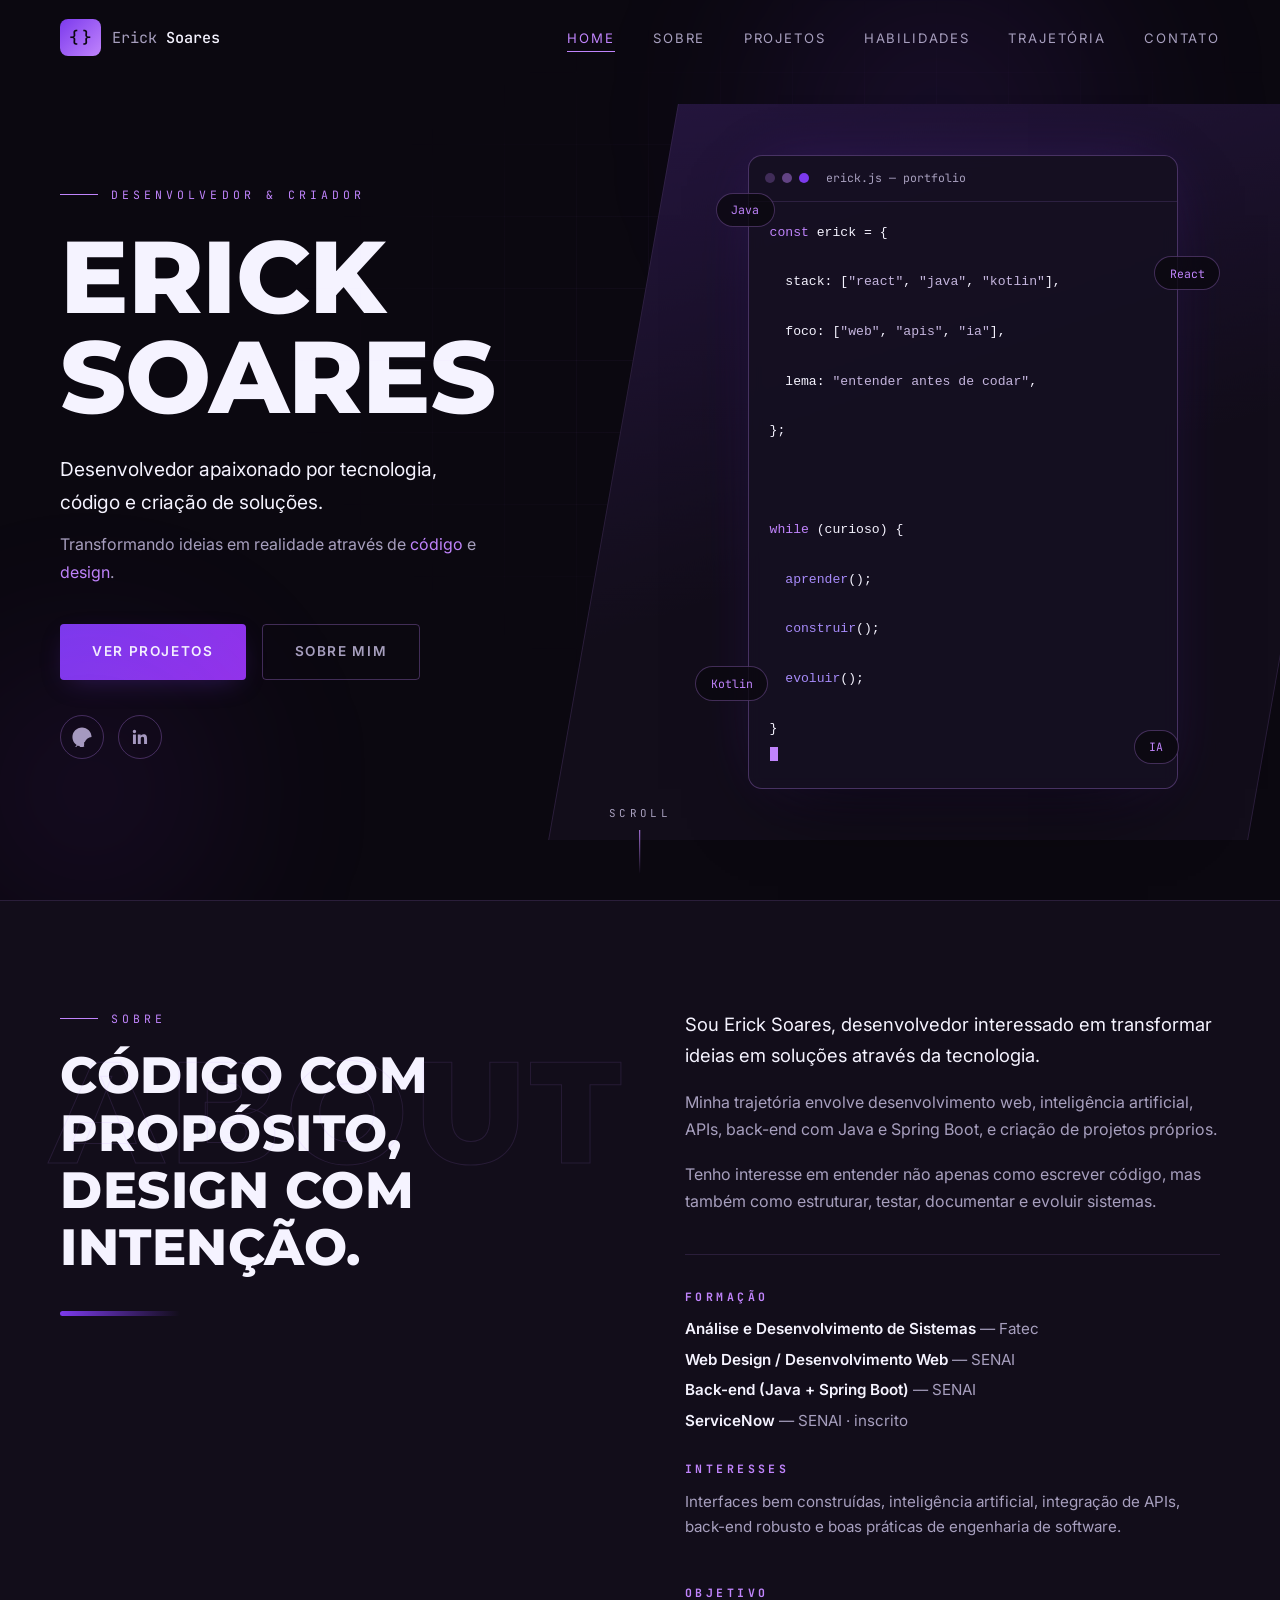
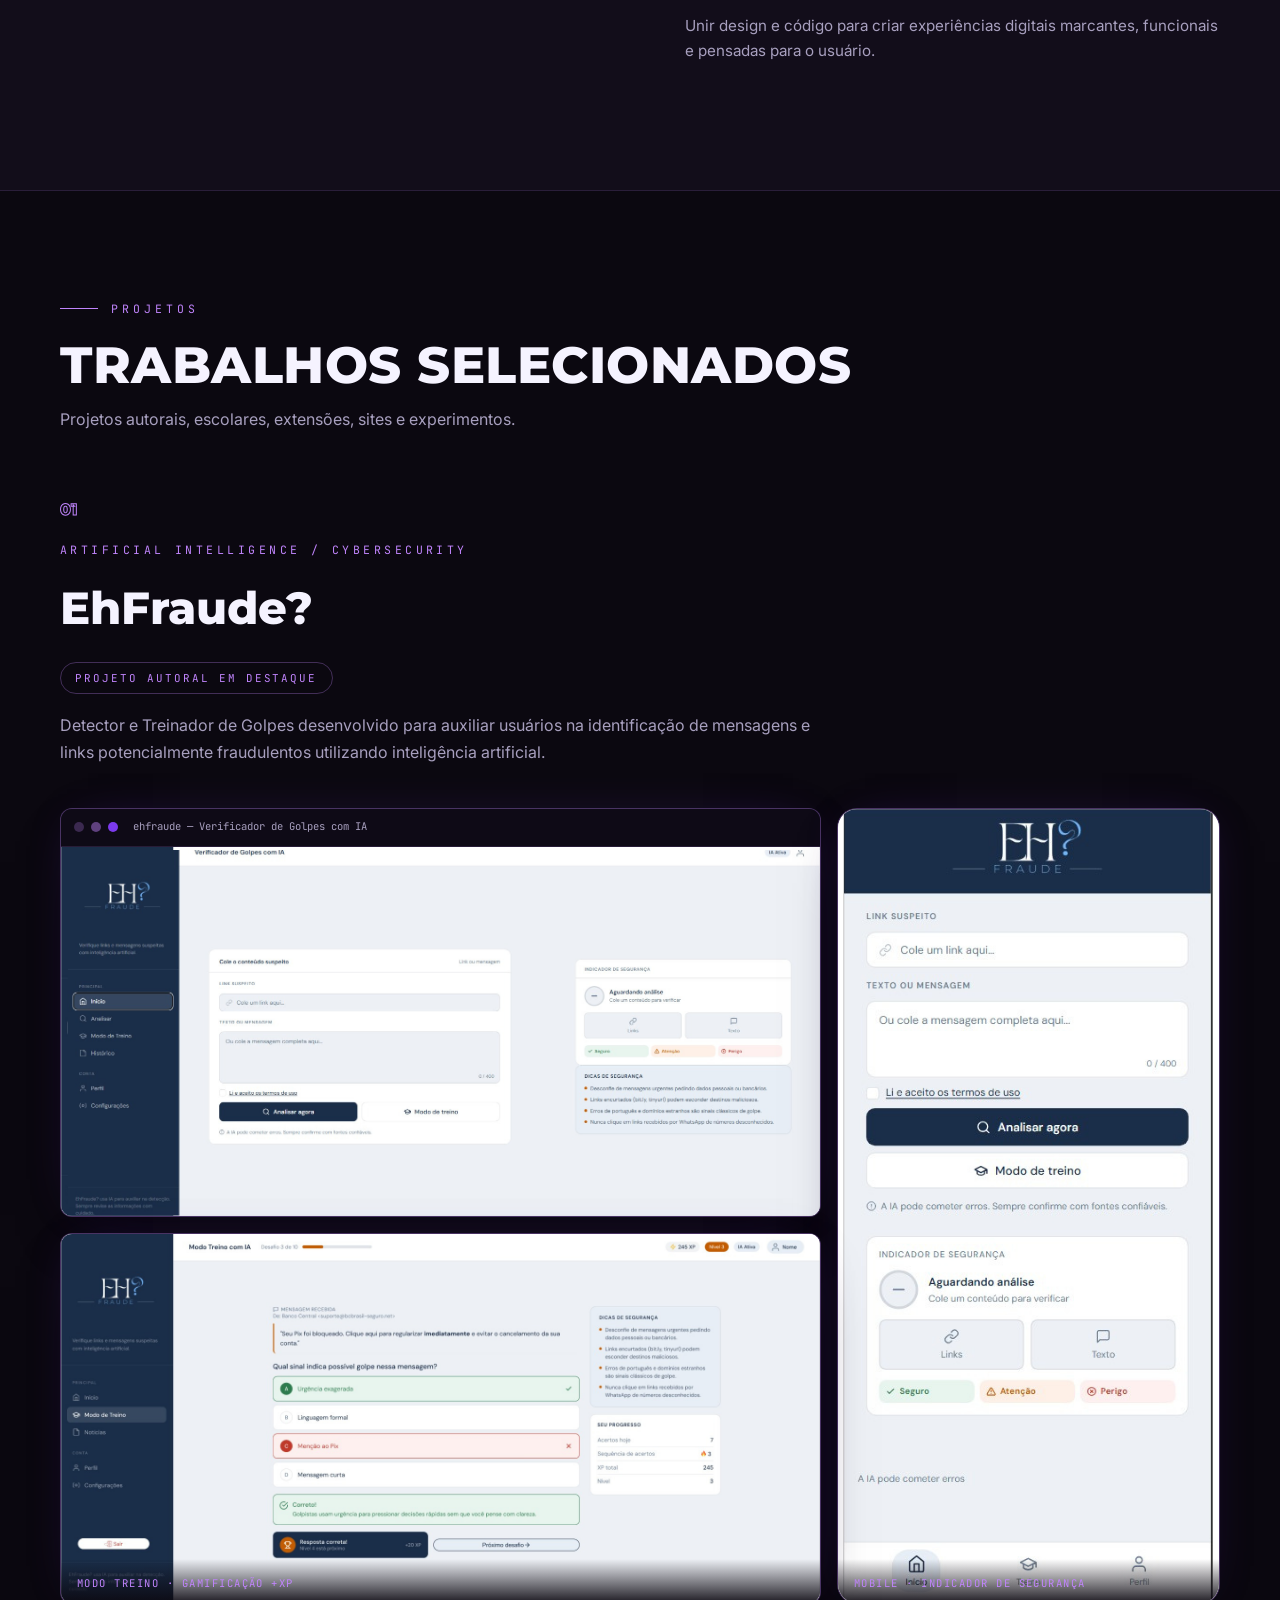
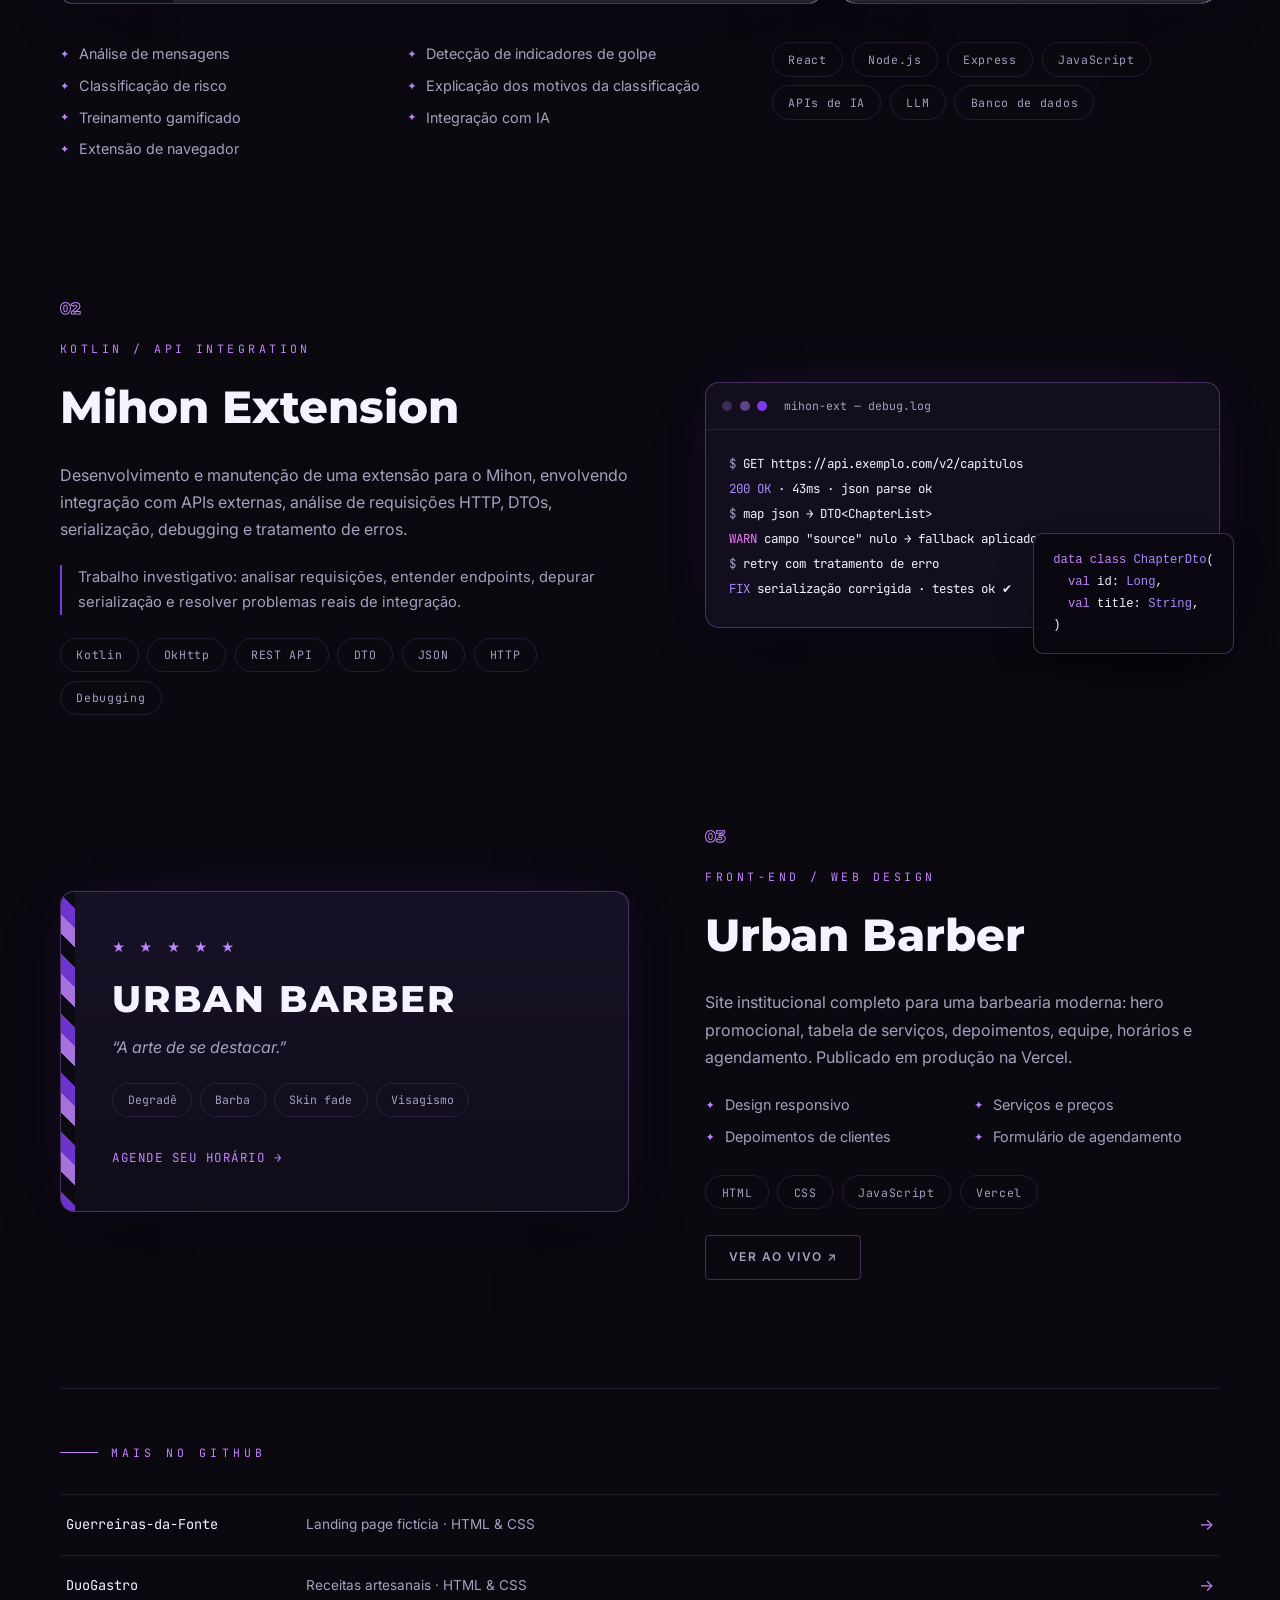
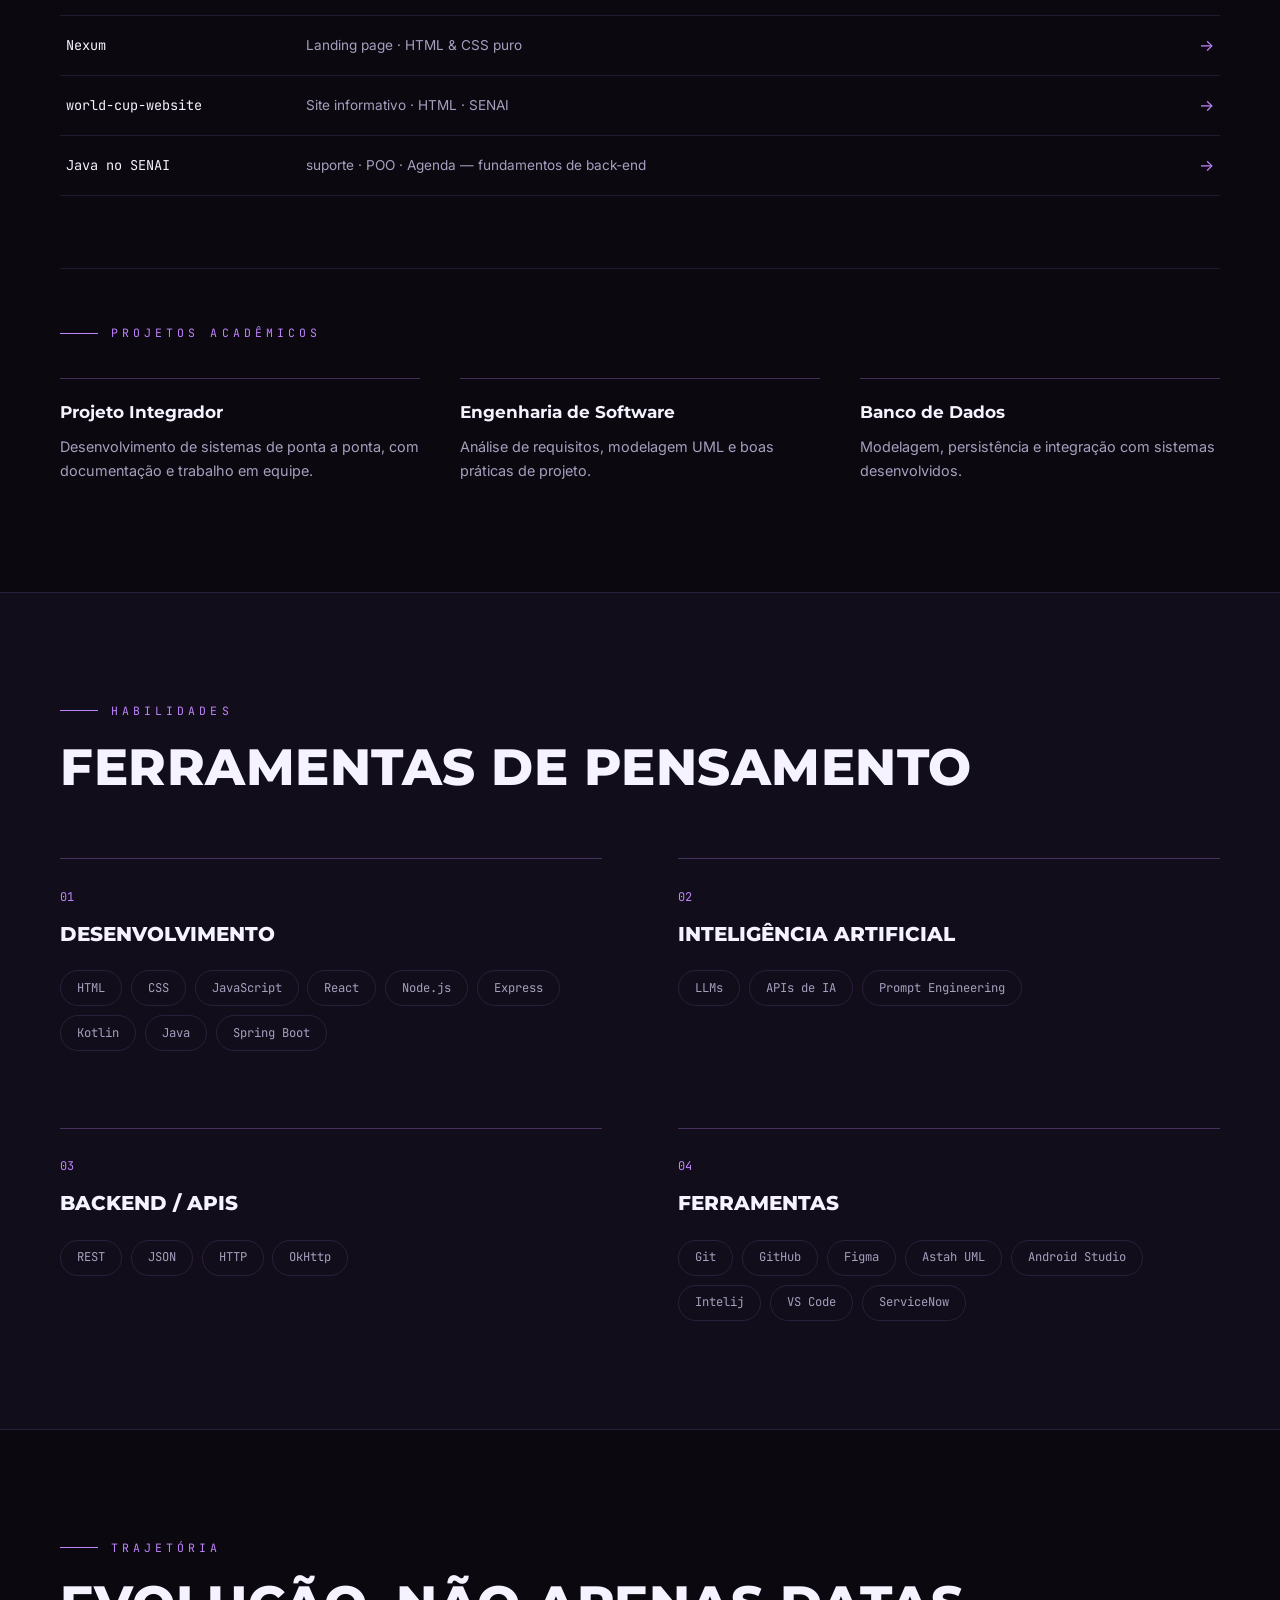
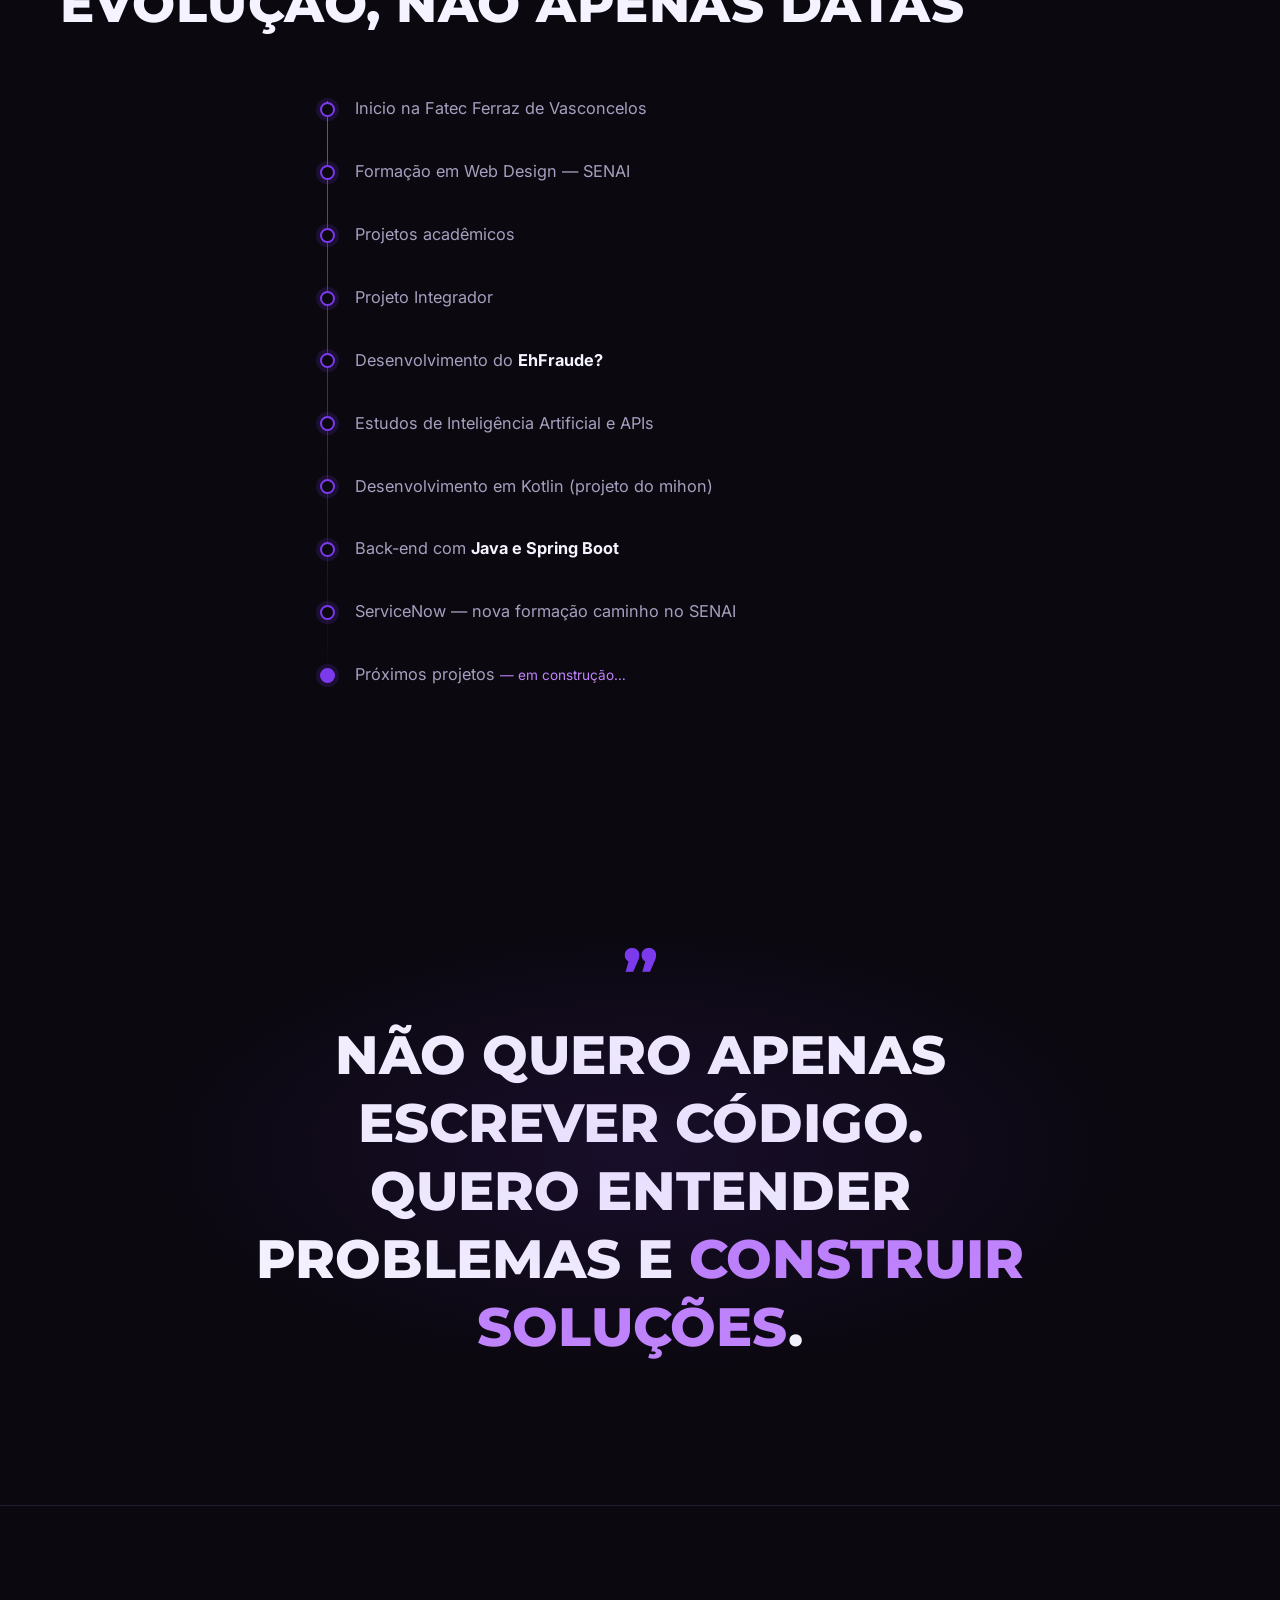
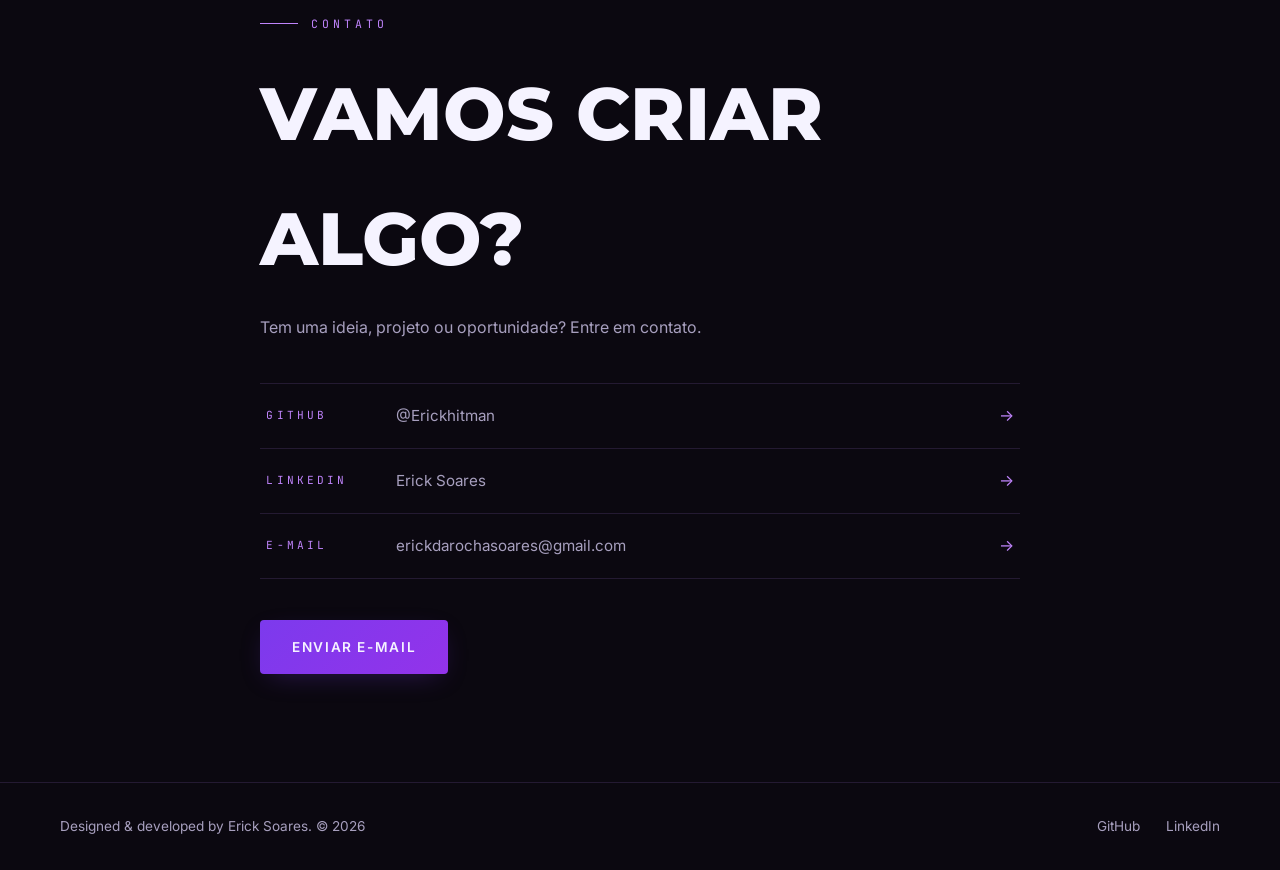
<file: index.html>
<!DOCTYPE html>
<html lang="pt-BR">

<head>
  <meta charset="UTF-8">
  <meta name="viewport" content="width=device-width, initial-scale=1.0">
  <title>Erick Soares — Desenvolvedor</title>
  <meta name="description" content="Portfólio de Erick Soares. Desenvolvedor apaixonado por tecnologia, código e criação de soluções.">
  <link rel="preconnect" href="https://fonts.googleapis.com">
  <link rel="preconnect" href="https://fonts.gstatic.com" crossorigin>
  <link href="https://fonts.googleapis.com/css2?family=Inter:wght@400;500;600&family=JetBrains+Mono:wght@400;500&family=Montserrat:wght@700;800&display=swap" rel="stylesheet">
  <link rel="stylesheet" href="style.css">
  <link rel="icon" type="image/svg+xml" href="/Img/favicon.svg">
  <link rel="apple-touch-icon" href="apple-touch-icon.png">
</head>

<body>

  <a class="skip-link" href="#home">Pular para o conteúdo</a>

  <header class="header" id="header">
    <nav class="nav container" aria-label="Navegação principal">
      <a class="brand" href="#home">
        <span class="brand-mark" aria-hidden="true">{&thinsp;}</span>
        <span class="brand-text">Erick<b> Soares</b></span>
      </a>

      <ul class="nav-list" id="nav-list">
        <li><a class="nav-link is-active" href="#home">Home</a></li>
        <li><a class="nav-link" href="#sobre">Sobre</a></li>
        <li><a class="nav-link" href="#projetos">Projetos</a></li>
        <li><a class="nav-link" href="#habilidades">Habilidades</a></li>
        <li><a class="nav-link" href="#trajetoria">Trajetória</a></li>
        <li><a class="nav-link" href="#contato">Contato</a></li>
      </ul>

      <button class="nav-toggle" id="nav-toggle" aria-controls="nav-list" aria-expanded="false" aria-label="Abrir menu">
        <span></span><span></span>
      </button>
    </nav>
  </header>

  <main>

    <section class="hero" id="home">
      <div class="hero-bg" aria-hidden="true">
        <div class="hero-glow glow-1"></div>
        <div class="hero-glow glow-2"></div>
        <div class="hero-gridlines"></div>
      </div>

      <div class="container hero-inner">
        <div class="hero-copy">
          <p class="eyebrow reveal">Desenvolvedor &amp; criador</p>
          <h1 class="hero-title reveal" style="--d:.08s">Erick<br>Soares</h1>
          <p class="hero-sub reveal" style="--d:.16s">
            Desenvolvedor apaixonado por tecnologia, código e criação de soluções.
          </p>
          <p class="hero-phrase reveal" style="--d:.22s">
            Transformando ideias em realidade através de <em>código</em> e <em>design</em>.
          </p>

          <div class="hero-cta reveal" style="--d:.3s">
            <a class="btn btn-primary" href="#projetos">Ver projetos</a>
            <a class="btn btn-ghost" href="#sobre">Sobre mim</a>
          </div>

          <div class="hero-social reveal" style="--d:.38s">
            <a class="social-link" href="https://github.com/Erickhitman" target="_blank" rel="noopener" aria-label="GitHub de Erick Soares">
              <svg viewBox="0 0 24 24" width="20" height="20" fill="currentColor" aria-hidden="true">
                <path d="M12 .5C5.65.5.5 5.65.5 12c0 5.08 3.29 9.39 7.86 10.91.58.11.79-.25.79-.56 0-.28-.01-1.02-.02-2-3.2.7-3.88 1.54-3.88 1.54-.53 1.34-1.28 1.7-1.28 1.7-1.05.72.08.73.08.73 1.16.08 1.77-1.19 1.77-1.19 1.03-1.76 2.66-1.25 3.31-.96.1.75.4 1.25.72 1.54-2.55.29-5.23 1.28-5.23 5.68 0 1.26.45 2.28 1.19 3.1-.11.97-.45 1.84-.11 2.62 0 0 .97-.31 3.18-1.18.92.26 1.91.39 2.89.4.98-.01 1.97-.14 2.89-.4 2.21.87 3.18 1.18 3.18 1.18.34-.78.12-1.65.01-2.62.74-.82 1.19-1.84 1.19-3.1 0-4.41-2.69-5.39-5.24-5.68.41-.36.78-1.05.78-2.12 0-1.53-.01-2.76-.01-3.14 0-.31.21-.67.8-.56A10.52 10.52 0 0 1 23.5 12C23.5 5.65 18.35.5 12 .5Z" />
              </svg>
            </a>
            <a class="social-link" href="https://www.linkedin.com/in/erick-soares-6570393b4" target="_blank" rel="noopener" aria-label="LinkedIn de Erick Soares">
              <svg viewBox="0 0 24 24" width="20" height="20" fill="currentColor" aria-hidden="true">
                <path d="M20.45 20.45h-3.55v-5.57c0-1.33-.03-3.04-1.85-3.04-1.85 0-2.14 1.45-2.14 2.94v5.67H9.36V9h3.41v1.56h.05c.47-.9 1.63-1.85 3.36-1.85 3.6 0 4.27 2.37 4.27 5.45v6.29ZM5.34 7.43a2.06 2.06 0 1 1 0-4.12 2.06 2.06 0 0 1 0 4.12ZM7.12 20.45H3.56V9h3.56v11.45Z" />
              </svg>
            </a>
          </div>
        </div>

        <div class="hero-visual" aria-hidden="true">
          <div class="hero-panel"></div>

          <div class="code-window">
            <div class="code-bar">
              <span class="dot"></span><span class="dot"></span><span class="dot"></span>
              <span class="code-title">erick.js — portfolio</span>
            </div>
            <pre class="code-body" id="code-body"><code><span class="code-line"><span class="tk-kw">const</span> <span class="tk-var">erick</span> = {</span>
<span class="code-line">  stack: [<span class="tk-str">"react"</span>, <span class="tk-str">"java"</span>, <span class="tk-str">"kotlin"</span>],</span>
<span class="code-line">  foco: [<span class="tk-str">"web"</span>, <span class="tk-str">"apis"</span>, <span class="tk-str">"ia"</span>],</span>
<span class="code-line">  lema: <span class="tk-str">"entender antes de codar"</span>,</span>
<span class="code-line">};</span>
<span class="code-line">&nbsp;</span>
<span class="code-line"><span class="tk-kw">while</span> (<span class="tk-var">curioso</span>) {</span>
<span class="code-line">  <span class="tk-fn">aprender</span>();</span>
<span class="code-line">  <span class="tk-fn">construir</span>();</span>
<span class="code-line">  <span class="tk-fn">evoluir</span>();</span>
<span class="code-line">}</span></code><span class="code-caret" id="code-caret"></span></pre>
          </div>

          <ul class="float-chips">
            <li class="chip chip-1">Java</li>
            <li class="chip chip-2">React</li>
            <li class="chip chip-3">Kotlin</li>
            <li class="chip chip-4">IA</li>
          </ul>
        </div>
      </div>

      <a class="scroll-hint" href="#sobre">scroll<span class="scroll-line" aria-hidden="true"></span></a>
    </section>

    <section class="section about" id="sobre">
      <div class="container about-grid">
        <div class="about-left reveal">
          <span class="about-watermark" aria-hidden="true">ABOUT</span>
          <p class="eyebrow">Sobre</p>
          <h2 class="section-title">Código com propósito, design com intenção.</h2>
          <span class="about-stroke" aria-hidden="true"></span>
        </div>

        <div class="about-right">
          <p class="about-lead reveal">
            Sou Erick Soares, desenvolvedor interessado em transformar ideias em soluções
            através da tecnologia.
          </p>
          <p class="reveal" style="--d:.08s">
            Minha trajetória envolve desenvolvimento web, inteligência artificial, APIs,
            back-end com Java e Spring Boot, e criação de projetos próprios.
          </p>
          <p class="reveal" style="--d:.14s">
            Tenho interesse em entender não apenas como escrever código, mas também como
            estruturar, testar, documentar e evoluir sistemas.
          </p>

          <div class="about-facts">
            <div class="fact reveal" style="--d:.1s">
              <h3>Formação</h3>
              <ul>
                <li><strong>Análise e Desenvolvimento de Sistemas</strong> — Fatec</li>
                <li><strong>Web Design / Desenvolvimento Web</strong> — SENAI</li>
                <li><strong>Back-end (Java + Spring Boot)</strong> — SENAI</li>
                <li><strong>ServiceNow</strong> — SENAI · inscrito</li>
              </ul>
            </div>
            <div class="fact reveal" style="--d:.18s">
              <h3>Interesses</h3>
              <p>Interfaces bem construídas, inteligência artificial, integração de APIs,
                back-end robusto e boas práticas de engenharia de software.</p>
            </div>
            <div class="fact reveal" style="--d:.26s">
              <h3>Objetivo</h3>
              <p>Unir design e código para criar experiências digitais marcantes, funcionais
                e pensadas para o usuário.</p>
            </div>
          </div>
        </div>
      </div>
    </section>

    <section class="section projects" id="projetos">
      <div class="container">
        <header class="section-head reveal">
          <p class="eyebrow">Projetos</p>
          <h2 class="section-title">Trabalhos selecionados</h2>
          <p class="section-sub">Projetos autorais, escolares, extensões, sites e experimentos.</p>
        </header>

        <article class="project project-featured reveal">
          <header class="featured-head">
            <span class="project-index">01</span>
            <p class="project-cat">Artificial Intelligence / Cybersecurity</p>
            <h3 class="project-title">EhFraude?</h3>
            <span class="project-badge">projeto autoral em destaque</span>
            <p class="project-desc">
              Detector e Treinador de Golpes desenvolvido para auxiliar usuários na
              identificação de mensagens e links potencialmente fraudulentos utilizando
              inteligência artificial.
            </p>
          </header>

          <div class="media-ehfraude">
            <figure class="frame frame-browser">
              <div class="frame-bar">
                <span class="dot"></span><span class="dot"></span><span class="dot"></span>
                <span class="frame-url">ehfraude — Verificador de Golpes com IA</span>
              </div>
              <div><img class="Image" src="Img/EhFraude-inicio.svg" alt="Interface desktop do EhFraude? com campo de análise, indicador de segurança e dicas"></div>
            </figure>

            <figure class="frame frame-phone">
              <img src="Img/EhFraude-Mobile.svg" alt="Versão mobile do EhFraude? com indicador de segurança: seguro, atenção e perigo">
              <figcaption>mobile · indicador de segurança</figcaption>
            </figure>

            <figure class="frame frame-treino">
              <img src="Img/EhFraude-modoTreino.svg" alt="Modo treino gamificado do EhFraude? com desafio, resposta correta, XP e progresso">
              <figcaption>modo treino · gamificação +XP</figcaption>
            </figure>
          </div>

          <div class="featured-foot">
            <ul class="project-feats">
              <li>Análise de mensagens</li>
              <li>Detecção de indicadores de golpe</li>
              <li>Classificação de risco</li>
              <li>Explicação dos motivos da classificação</li>
              <li>Treinamento gamificado</li>
              <li>Integração com IA</li>
              <li>Extensão de navegador</li>
            </ul>
            <ul class="tech-list">
              <li>React</li>
              <li>Node.js</li>
              <li>Express</li>
              <li>JavaScript</li>
              <li>APIs de IA</li>
              <li>LLM</li>
              <li>Banco de dados</li>
            </ul>
          </div>
        </article>

        <article class="project project-reverse reveal">
          <div class="project-row">
            <div class="project-media">
              <div class="terminal">
                <div class="terminal-bar">
                  <span class="dot"></span><span class="dot"></span><span class="dot"></span>
                  <span class="code-title">mihon-ext — debug.log</span>
                </div>
                <pre class="terminal-body"><span class="t-dim">$</span> GET https://api.exemplo.com/v2/capitulos
<span class="t-ok">200 OK</span> · 43ms · json parse ok
<span class="t-dim">$</span> map json → DTO&lt;ChapterList&gt;
<span class="t-warn">WARN</span> campo "source" nulo → fallback aplicado
<span class="t-dim">$</span> retry com tratamento de erro
<span class="t-ok">FIX</span> serialização corrigida · testes ok ✔</pre>
              </div>
              <div class="kotlin-card">
                <pre><span class="tk-kw">data class</span> <span class="tk-fn">ChapterDto</span>(
  <span class="tk-kw">val</span> id: <span class="tk-fn">Long</span>,
  <span class="tk-kw">val</span> title: <span class="tk-fn">String</span>,
)</pre>
              </div>
            </div>

            <div class="project-info">
              <span class="project-index">02</span>
              <p class="project-cat">Kotlin / API Integration</p>
              <h3 class="project-title">Mihon Extension</h3>
              <p class="project-desc">
                Desenvolvimento e manutenção de uma extensão para o Mihon, envolvendo
                integração com APIs externas, análise de requisições HTTP, DTOs,
                serialização, debugging e tratamento de erros.
              </p>
              <p class="project-note">
                Trabalho investigativo: analisar requisições, entender endpoints, depurar
                serialização e resolver problemas reais de integração.
              </p>
              <ul class="tech-list">
                <li>Kotlin</li>
                <li>OkHttp</li>
                <li>REST API</li>
                <li>DTO</li>
                <li>JSON</li>
                <li>HTTP</li>
                <li>Debugging</li>
              </ul>
            </div>
          </div>
        </article>

        <!-- 03 · Urban Barber -->
        <article class="project reveal">
          <div class="project-row">
            <div class="project-media">
              <div class="barber-frame">
                <span class="barber-pole" aria-hidden="true"></span>
                <div class="barber-content">
                  <p class="barber-stars" aria-hidden="true">★ ★ ★ ★ ★</p>
                  <h4 class="barber-name">Urban Barber</h4>
                  <p class="barber-tag">“A arte de se destacar.”</p>
                  <ul class="barber-chips">
                    <li>Degradê</li>
                    <li>Barba</li>
                    <li>Skin fade</li>
                    <li>Visagismo</li>
                  </ul>
                  <span class="barber-cta">Agende seu horário →</span>
                </div>
              </div>
            </div>

            <div class="project-info">
              <span class="project-index">03</span>
              <p class="project-cat">Front-end / Web Design</p>
              <h3 class="project-title">Urban Barber</h3>
              <p class="project-desc">
                Site institucional completo para uma barbearia moderna: hero promocional,
                tabela de serviços, depoimentos, equipe, horários e agendamento.
                Publicado em produção na Vercel.
              </p>
              <ul class="project-feats">
                <li>Design responsivo</li>
                <li>Serviços e preços</li>
                <li>Depoimentos de clientes</li>
                <li>Formulário de agendamento</li>
              </ul>
              <ul class="tech-list">
                <li>HTML</li>
                <li>CSS</li>
                <li>JavaScript</li>
                <li>Vercel</li>
              </ul>
              <div class="project-links">
                <a class="btn btn-ghost btn-small" href="https://barberia-six-pearl.vercel.app/" target="_blank" rel="noopener">Ver ao vivo ↗</a>
              </div>
            </div>
          </div>
        </article>

        <!-- Mais no GitHub -->
        <div class="repos reveal">
          <p class="eyebrow">Mais no GitHub</p>
          <div class="repos-list">
            <a class="repo-row" href="https://github.com/Erickhitman/Guerreiras-da-Fonte" target="_blank" rel="noopener">
              <span class="repo-name">Guerreiras-da-Fonte</span>
              <span class="repo-desc">Landing page fictícia · HTML &amp; CSS</span>
              <span class="contact-arrow" aria-hidden="true">→</span>
            </a>
            <a class="repo-row" href="https://github.com/Erickhitman/DuoGastro" target="_blank" rel="noopener">
              <span class="repo-name">DuoGastro</span>
              <span class="repo-desc">Receitas artesanais · HTML &amp; CSS</span>
              <span class="contact-arrow" aria-hidden="true">→</span>
            </a>
            <a class="repo-row" href="https://github.com/Erickhitman/Nexum" target="_blank" rel="noopener">
              <span class="repo-name">Nexum</span>
              <span class="repo-desc">Landing page · HTML &amp; CSS puro</span>
              <span class="contact-arrow" aria-hidden="true">→</span>
            </a>
            <a class="repo-row" href="https://github.com/Erickhitman/world-cup-website" target="_blank" rel="noopener">
              <span class="repo-name">world-cup-website</span>
              <span class="repo-desc">Site informativo · HTML · SENAI</span>
              <span class="contact-arrow" aria-hidden="true">→</span>
            </a>
            <a class="repo-row" href="https://github.com/Erickhitman?tab=repositories" target="_blank" rel="noopener">
              <span class="repo-name">Java no SENAI</span>
              <span class="repo-desc">suporte · POO · Agenda — fundamentos de back-end</span>
              <span class="contact-arrow" aria-hidden="true">→</span>
            </a>
          </div>
        </div>

        <!-- Acadêmicos (compacto) -->
        <div class="academic reveal">
          <p class="eyebrow">Projetos acadêmicos</p>
          <div class="academic-grid">
            <div class="academic-item">
              <h3>Projeto Integrador</h3>
              <p>Desenvolvimento de sistemas de ponta a ponta, com documentação e trabalho
                em equipe.</p>
            </div>
            <div class="academic-item">
              <h3>Engenharia de Software</h3>
              <p>Análise de requisitos, modelagem UML e boas práticas de projeto.</p>
            </div>
            <div class="academic-item">
              <h3>Banco de Dados</h3>
              <p>Modelagem, persistência e integração com sistemas desenvolvidos.</p>
            </div>
          </div>
        </div>
      </div>
    </section>

    <!-- ============ HABILIDADES ============ -->
    <section class="section skills" id="habilidades">
      <div class="container">
        <header class="section-head reveal">
          <p class="eyebrow">Habilidades</p>
          <h2 class="section-title">Ferramentas de pensamento</h2>
        </header>

        <div class="skills-grid">
          <div class="skill-group reveal">
            <span class="skill-num">01</span>
            <h3 class="skill-name">Desenvolvimento</h3>
            <ul class="skill-items">
              <li>HTML</li>
              <li>CSS</li>
              <li>JavaScript</li>
              <li>React</li>
              <li>Node.js</li>
              <li>Express</li>
              <li>Kotlin</li>
              <li>Java</li>
              <li>Spring Boot</li>
            </ul>
          </div>
          <div class="skill-group reveal" style="--d:.08s">
            <span class="skill-num">02</span>
            <h3 class="skill-name">Inteligência Artificial</h3>
            <ul class="skill-items">
              <li>LLMs</li>
              <li>APIs de IA</li>
              <li>Prompt Engineering</li>
            </ul>
          </div>
          <div class="skill-group reveal" style="--d:.16s">
            <span class="skill-num">03</span>
            <h3 class="skill-name">Backend / APIs</h3>
            <ul class="skill-items">
              <li>REST</li>
              <li>JSON</li>
              <li>HTTP</li>
              <li>OkHttp</li>
            </ul>
          </div>
          <div class="skill-group reveal" style="--d:.24s">
            <span class="skill-num">04</span>
            <h3 class="skill-name">Ferramentas</h3>
            <ul class="skill-items">
              <li>Git</li>
              <li>GitHub</li>
              <li>Figma</li>
              <li>Astah UML</li>
              <li>Android Studio</li>
              <li>Intelij</li>
              <li>VS Code</li>
              <li>ServiceNow</li>
            </ul>
          </div>
        </div>
      </div>
    </section>

    <!-- ============ TRAJETÓRIA ============ -->
    <section class="section trajectory" id="trajetoria">
      <div class="container">
        <header class="section-head reveal">
          <p class="eyebrow">Trajetória</p>
          <h2 class="section-title">Evolução, não apenas datas</h2>
        </header>

        <ol class="timeline reveal">
          <li><span class="tl-dot"></span>
            <p>Inicio na Fatec Ferraz de Vasconcelos</p>
          </li>
          <li><span class="tl-dot"></span>
            <p>Formação em Web Design — SENAI</p>
          </li>
          <li><span class="tl-dot"></span>
            <p>Projetos acadêmicos</p>
          </li>
          <li><span class="tl-dot"></span>
            <p>Projeto Integrador</p>
          </li>
          <li><span class="tl-dot"></span>
            <p>Desenvolvimento do <strong>EhFraude?</strong></p>
          </li>
          <li><span class="tl-dot"></span>
            <p>Estudos de Inteligência Artificial e APIs</p>
          </li>
          <li><span class="tl-dot"></span>
            <p>Desenvolvimento em Kotlin (projeto do mihon)</p>
          </li>
          <li><span class="tl-dot"></span>
            <p>Back-end com <strong>Java e Spring Boot</strong></p>
          </li>
          <li><span class="tl-dot"></span>
            <p>ServiceNow — nova formação caminho no SENAI</p>
          </li>
          <li class="tl-next"><span class="tl-dot"></span>
            <p>Próximos projetos <em>— em construção…</em></p>
          </li>
        </ol>
      </div>
    </section>

    <!-- ============ DESTAQUE ============ -->
    <section class="highlight" aria-label="Frase de destaque">
      <div class="container reveal">
        <span class="highlight-quote" aria-hidden="true">”</span>
        <p class="highlight-text">
          Não quero apenas escrever código.<br>
          Quero entender problemas e <em>construir soluções</em>.
        </p>
      </div>
    </section>

    <!-- ============ CONTATO ============ -->
    <section class="section contact" id="contato">
      <div class="container contact-inner">
        <p class="eyebrow reveal">Contato</p>
        <h2 class="contact-title reveal" style="--d:.08s">Vamos criar algo?</h2>
        <p class="contact-text reveal" style="--d:.16s">
          Tem uma ideia, projeto ou oportunidade? Entre em contato.
        </p>

        <div class="contact-links reveal" style="--d:.24s">
          <a class="contact-link" href="https://github.com/Erickhitman" target="_blank" rel="noopener">
            <span class="contact-label">GitHub</span>
            <span class="contact-value">@Erickhitman</span>
            <span class="contact-arrow" aria-hidden="true">→</span>
          </a>
          <a class="contact-link" href="https://www.linkedin.com/in/erick-soares-6570393b4" target="_blank" rel="noopener">
            <span class="contact-label">LinkedIn</span>
            <span class="contact-value">Erick Soares</span>
            <span class="contact-arrow" aria-hidden="true">→</span>
          </a>
          <a class="contact-link" href="mailto:erickdarochasoares@gmail.com">
            <span class="contact-label">E-mail</span>
            <span class="contact-value">erickdarochasoares@gmail.com</span>
            <span class="contact-arrow" aria-hidden="true">→</span>
          </a>
        </div>

        <div class="contact-cta reveal" style="--d:.32s">
          <a class="btn btn-primary" href="mailto:erickdarochasoares@gmail.com">Enviar e-mail</a>
        </div>
      </div>
    </section>

  </main>

  <footer class="footer">
    <div class="container footer-inner">
      <p>Designed &amp; developed by Erick Soares. © <span id="year"></span></p>
      <div class="footer-links">
        <a href="https://github.com/Erickhitman" target="_blank" rel="noopener">GitHub</a>
        <a href="https://www.linkedin.com/in/erick-soares-6570393b4" target="_blank" rel="noopener">LinkedIn</a>
      </div>
    </div>
  </footer>

  <script src="script.js"></script>
</body>

</html>
</file>
<file: style.css>
/* ==========================================================
   1. TOKENS & RESET
   ========================================================== */
:root {
  --bg: #0b0810;
  --bg-soft: #120d1a;
  --bg-panel: #151021;
  --purple: #7c3aed;
  --purple-2: #9333ea;
  --lilac: #c084fc;
  --text: #f5f3ff;
  --muted: #a79fbe;
  --line: rgba(192, 132, 252, 0.14);
  --line-strong: rgba(192, 132, 252, 0.3);
  --glow: rgba(124, 58, 237, 0.35);

  --font-body: "Inter", system-ui, sans-serif;
  --font-display: "Montserrat", system-ui, sans-serif;
  --font-mono: "JetBrains Mono", ui-monospace, monospace;

  --header-h: 76px;
  --radius: 14px;
}

* {
  margin: 0;
  padding: 0;
  box-sizing: border-box;
}

html {
  scroll-behavior: smooth;
  scroll-padding-top: calc(var(--header-h) + 12px);
}

body {
  background: var(--bg);
  color: var(--text);
  font-family: var(--font-body);
  font-size: 1rem;
  line-height: 1.7;
  overflow-x: clip;
  -webkit-font-smoothing: antialiased;
}

img,
svg {
  display: block;
}
a {
  color: inherit;
  text-decoration: none;
}
ul,
ol {
  list-style: none;
}
button {
  font: inherit;
  background: none;
  border: none;
  cursor: pointer;
  color: inherit;
}

::selection {
  background: var(--purple);
  color: var(--text);
}

:focus-visible {
  outline: 2px solid var(--lilac);
  outline-offset: 3px;
  border-radius: 4px;
}

.skip-link {
  position: fixed;
  top: -100px;
  left: 1rem;
  z-index: 200;
  background: var(--purple);
  color: var(--text);
  padding: 0.6rem 1rem;
  border-radius: 8px;
  transition: top 0.2s ease;
}
.skip-link:focus {
  top: 1rem;
}

/* ==========================================================
   2. UTILITÁRIOS
   ========================================================== */
.container {
  width: min(1160px, 100% - 3rem);
  margin-inline: auto;
}

.section {
  padding: clamp(5rem, 12vh, 8.5rem) 0;
}

.eyebrow {
  display: flex;
  align-items: center;
  gap: 0.8rem;
  font-family: var(--font-mono);
  font-size: 0.72rem;
  letter-spacing: 0.35em;
  text-transform: uppercase;
  color: var(--lilac);
}
.eyebrow::before {
  content: "";
  width: 2.4rem;
  height: 1px;
  background: currentColor;
  flex-shrink: 0;
}

.section-title {
  font-family: var(--font-display);
  font-weight: 800;
  text-transform: uppercase;
  letter-spacing: 0.01em;
  font-size: clamp(1.9rem, 4.5vw, 3.2rem);
  line-height: 1.12;
  margin-top: 1.1rem;
}

.section-head {
  margin-bottom: clamp(3rem, 7vh, 5rem);
}
.section-sub {
  color: var(--muted);
  margin-top: 0.8rem;
}

.btn {
  display: inline-flex;
  align-items: center;
  gap: 0.6rem;
  padding: 0.95rem 2rem;
  font-weight: 600;
  font-size: 0.85rem;
  letter-spacing: 0.12em;
  text-transform: uppercase;
  border-radius: 4px;
  transition:
    transform 0.25s ease,
    box-shadow 0.25s ease,
    border-color 0.25s ease,
    color 0.25s ease;
}
.btn-primary {
  background: linear-gradient(135deg, var(--purple), var(--purple-2));
  color: var(--text);
  box-shadow: 0 8px 28px -10px var(--glow);
}
.btn-primary:hover {
  transform: translateY(-3px);
  box-shadow: 0 14px 38px -10px var(--glow);
}
.btn-ghost {
  border: 1px solid var(--line-strong);
  color: var(--muted);
}
.btn-ghost:hover {
  border-color: var(--lilac);
  color: var(--lilac);
  transform: translateY(-3px);
}

.reveal {
  opacity: 0;
  transform: translateY(26px);
  transition:
    opacity 0.7s ease var(--d, 0s),
    transform 0.7s ease var(--d, 0s);
}
.reveal.is-visible {
  opacity: 1;
  transform: none;
}

/* ==========================================================
   3. HEADER / NAV
   ========================================================== */
.header {
  position: fixed;
  inset: 0 0 auto 0;
  z-index: 100;
  height: var(--header-h);
  transition:
    background 0.35s ease,
    border-color 0.35s ease;
  border-bottom: 1px solid transparent;
}
.header.scrolled {
  background: rgba(11, 8, 16, 0.78);
  backdrop-filter: blur(14px);
  -webkit-backdrop-filter: blur(14px);
  border-color: var(--line);
}

.nav {
  height: 100%;
  display: flex;
  align-items: center;
  justify-content: space-between;
  gap: 2rem;
}

.brand {
  display: flex;
  align-items: center;
  gap: 0.7rem;
}
.brand-mark {
  font-family: var(--font-mono);
  font-size: 1rem;
  color: var(--bg);
  background: linear-gradient(135deg, var(--purple), var(--lilac));
  padding: 0.3rem 0.55rem;
  border-radius: 8px;
  font-weight: 500;
}
.brand-text {
  font-family: var(--font-mono);
  font-size: 0.95rem;
  color: var(--muted);
}
.brand-text b {
  color: var(--text);
  font-weight: 500;
}

.nav-list {
  display: flex;
  gap: clamp(1.2rem, 3vw, 2.6rem);
}
.nav-link {
  position: relative;
  font-size: 0.82rem;
  letter-spacing: 0.14em;
  text-transform: uppercase;
  color: var(--muted);
  padding: 0.4rem 0;
  transition: color 0.25s ease;
}
.nav-link::after {
  content: "";
  position: absolute;
  left: 0;
  bottom: 0;
  width: 100%;
  height: 1px;
  background: var(--lilac);
  transform: scaleX(0);
  transform-origin: left;
  transition: transform 0.3s ease;
}
.nav-link:hover {
  color: var(--text);
}
.nav-link.is-active {
  color: var(--lilac);
}
.nav-link.is-active::after {
  transform: scaleX(1);
}

.nav-toggle {
  display: none;
  flex-direction: column;
  gap: 6px;
  padding: 0.5rem;
  z-index: 110;
}
.nav-toggle span {
  width: 24px;
  height: 2px;
  background: var(--text);
  transition: transform 0.3s ease;
}
.nav-toggle.open span:first-child {
  transform: translateY(4px) rotate(45deg);
}
.nav-toggle.open span:last-child {
  transform: translateY(-4px) rotate(-45deg);
}

/* ==========================================================
   4. HERO
   ========================================================== */
.hero {
  position: relative;
  min-height: 100svh;
  display: flex;
  flex-direction: column;
  justify-content: center;
  padding: calc(var(--header-h) + 3rem) 0 5rem;
  overflow: hidden;
}

.hero-bg {
  position: absolute;
  inset: 0;
  pointer-events: none;
}
.hero-glow {
  position: absolute;
  border-radius: 50%;
  filter: blur(90px);
  opacity: 0.5;
  will-change: transform;
}
.glow-1 {
  width: 480px;
  height: 480px;
  background: radial-gradient(circle, var(--glow), transparent 70%);
  top: -120px;
  right: 8%;
}
.glow-2 {
  width: 380px;
  height: 380px;
  background: radial-gradient(
    circle,
    rgba(147, 51, 234, 0.28),
    transparent 70%
  );
  bottom: -80px;
  left: -100px;
}
.hero-gridlines {
  position: absolute;
  inset: 0;
  background-image:
    linear-gradient(var(--line) 1px, transparent 1px),
    linear-gradient(90deg, var(--line) 1px, transparent 1px);
  background-size: 72px 72px;
  mask-image: radial-gradient(
    ellipse 70% 60% at 70% 40%,
    #000 0%,
    transparent 70%
  );
  -webkit-mask-image: radial-gradient(
    ellipse 70% 60% at 70% 40%,
    #000 0%,
    transparent 70%
  );
  opacity: 0.5;
}

.hero-inner {
  display: grid;
  grid-template-columns: 1.05fr 0.95fr;
  align-items: center;
  gap: clamp(2rem, 6vw, 5rem);
}

.hero-title {
  font-family: var(--font-display);
  font-weight: 800;
  text-transform: uppercase;
  font-size: clamp(3rem, 8.5vw, 6.4rem);
  line-height: 0.98;
  letter-spacing: -0.01em;
  margin: 1.4rem 0 1.6rem;
}
.hero-sub {
  font-size: clamp(1.02rem, 1.6vw, 1.2rem);
  color: var(--text);
  max-width: 34ch;
}
.hero-phrase {
  margin-top: 0.8rem;
  color: var(--muted);
  max-width: 44ch;
}
.hero-phrase em {
  font-style: normal;
  color: var(--lilac);
}

.hero-cta {
  display: flex;
  gap: 1rem;
  margin-top: 2.4rem;
  flex-wrap: wrap;
}

.hero-social {
  display: flex;
  gap: 0.9rem;
  margin-top: 2.2rem;
}
.social-link {
  display: grid;
  place-items: center;
  width: 44px;
  height: 44px;
  border: 1px solid var(--line-strong);
  border-radius: 50%;
  color: var(--muted);
  transition:
    color 0.25s ease,
    border-color 0.25s ease,
    transform 0.25s ease,
    box-shadow 0.25s ease;
}
.social-link:hover {
  color: var(--lilac);
  border-color: var(--lilac);
  transform: translateY(-3px);
  box-shadow: 0 10px 24px -12px var(--glow);
}

.hero-visual {
  position: relative;
  min-height: 480px;
  display: grid;
  place-items: center;
}

.hero-panel {
  position: absolute;
  inset: -8% -18%;
  transform: skewX(-10deg);
  background:
    linear-gradient(160deg, rgba(124, 58, 237, 0.16), transparent 55%),
    var(--bg-soft);
  border-left: 1px solid var(--line);
  border-right: 1px solid var(--line);
}

.code-window {
  position: relative;
  width: min(430px, 100%);
  background: rgba(21, 16, 33, 0.92);
  border: 1px solid var(--line-strong);
  border-radius: var(--radius);
  box-shadow:
    0 30px 80px -30px rgba(0, 0, 0, 0.8),
    0 0 60px -20px var(--glow);
  backdrop-filter: blur(8px);
}

.code-bar,
.browser-bar,
.terminal-bar,
.frame-bar {
  display: flex;
  align-items: center;
  gap: 0.45rem;
  padding: 0.8rem 1rem;
  border-bottom: 1px solid var(--line);
}
.dot {
  width: 10px;
  height: 10px;
  border-radius: 50%;
  background: rgba(192, 132, 252, 0.25);
}
.dot:nth-child(2) {
  background: rgba(192, 132, 252, 0.45);
}
.dot:nth-child(3) {
  background: var(--purple);
}
.code-title {
  margin-left: 0.6rem;
  font-family: var(--font-mono);
  font-size: 0.72rem;
  color: var(--muted);
}

.code-body {
  position: relative;
  padding: 1.2rem 1.3rem 1.4rem;
  font-family: var(--font-mono);
  font-size: 0.82rem;
  line-height: 1.85;
  color: var(--text);
  overflow-x: auto;
}
.code-line {
  display: block;
  opacity: 0;
  transform: translateY(4px);
  transition:
    opacity 0.35s ease,
    transform 0.35s ease;
}
.code-line.on {
  opacity: 1;
  transform: none;
}

.tk-kw {
  color: var(--lilac);
}
.tk-str {
  color: #e4d3ff;
  opacity: 0.85;
}
.tk-fn {
  color: #a78bfa;
}
.tk-var {
  color: var(--text);
}

.code-caret {
  display: inline-block;
  width: 8px;
  height: 1.05em;
  vertical-align: text-bottom;
  background: var(--lilac);
  animation: blink 1s steps(2) infinite;
}
@keyframes blink {
  50% {
    opacity: 0;
  }
}

.float-chips {
  position: absolute;
  inset: 0;
  pointer-events: none;
}
.chip {
  position: absolute;
  font-family: var(--font-mono);
  font-size: 0.72rem;
  color: var(--lilac);
  border: 1px solid var(--line-strong);
  background: rgba(11, 8, 16, 0.8);
  padding: 0.4rem 0.9rem;
  border-radius: 999px;
  animation: float 6s ease-in-out infinite alternate;
}
.chip-1 {
  top: 6%;
  left: 2%;
}
.chip-2 {
  top: 16%;
  right: 0;
  animation-delay: -2s;
}
.chip-3 {
  bottom: 14%;
  left: -2%;
  animation-delay: -4s;
}
.chip-4 {
  bottom: 4%;
  right: 8%;
  animation-delay: -1s;
}
@keyframes float {
  from {
    transform: translateY(-6px);
  }
  to {
    transform: translateY(10px);
  }
}

.scroll-hint {
  position: absolute;
  left: 50%;
  bottom: 1.6rem;
  transform: translateX(-50%);
  display: flex;
  flex-direction: column;
  align-items: center;
  gap: 0.5rem;
  font-family: var(--font-mono);
  font-size: 0.68rem;
  letter-spacing: 0.3em;
  text-transform: uppercase;
  color: var(--muted);
}
.scroll-line {
  width: 1px;
  height: 44px;
  background: linear-gradient(var(--lilac), transparent);
  animation: scrollLine 2s ease-in-out infinite;
  transform-origin: top;
}
@keyframes scrollLine {
  0% {
    transform: scaleY(0);
  }
  55% {
    transform: scaleY(1);
  }
  100% {
    transform: scaleY(1);
    opacity: 0;
  }
}

/* ==========================================================
   5. SOBRE
   ========================================================== */
.about {
  background: var(--bg-soft);
  border-block: 1px solid var(--line);
}

.about-grid {
  display: grid;
  grid-template-columns: 1fr 1fr;
  gap: clamp(2.5rem, 7vw, 6rem);
}

.about-left {
  position: relative;
}
.about-watermark {
  position: absolute;
  top: -1.2rem;
  left: -0.6rem;
  font-family: var(--font-display);
  font-weight: 800;
  font-size: clamp(4.5rem, 12vw, 9rem);
  color: transparent;
  -webkit-text-stroke: 1px rgba(192, 132, 252, 0.12);
  letter-spacing: 0.04em;
  user-select: none;
  pointer-events: none;
}
.about-stroke {
  display: block;
  width: 120px;
  height: 5px;
  margin-top: 2.2rem;
  border-radius: 999px;
  background: linear-gradient(90deg, var(--purple), transparent);
}

.about-right p {
  color: var(--muted);
  margin-bottom: 1.1rem;
}
.about-lead {
  font-size: 1.15rem;
  color: var(--text) !important;
}

.about-facts {
  display: grid;
  gap: 1.6rem;
  margin-top: 2.4rem;
  border-top: 1px solid var(--line);
  padding-top: 2rem;
}
.fact h3 {
  font-family: var(--font-mono);
  font-size: 0.72rem;
  letter-spacing: 0.3em;
  text-transform: uppercase;
  color: var(--lilac);
  margin-bottom: 0.6rem;
}
.fact p,
.fact li {
  color: var(--muted);
  font-size: 0.95rem;
}
.fact li + li {
  margin-top: 0.3rem;
}
.fact strong {
  color: var(--text);
  font-weight: 600;
}

/* ==========================================================
   6. PROJETOS
   ========================================================== */
.project {
  margin-bottom: clamp(5rem, 12vh, 8rem);
}

.project-row {
  display: grid;
  grid-template-columns: 1.05fr 0.95fr;
  gap: clamp(2.2rem, 6vw, 5.5rem);
  align-items: center;
}
.project-reverse .project-media {
  order: 2;
}
.project-reverse .project-info {
  order: 1;
}

.project-index {
  font-family: var(--font-display);
  font-weight: 800;
  font-size: 1rem;
  color: transparent;
  -webkit-text-stroke: 1px var(--lilac);
  display: block;
  margin-bottom: 1rem;
}
.project-cat {
  font-family: var(--font-mono);
  font-size: 0.72rem;
  letter-spacing: 0.3em;
  text-transform: uppercase;
  color: var(--lilac);
}
.project-title {
  font-family: var(--font-display);
  font-weight: 800;
  font-size: clamp(1.8rem, 3.6vw, 2.8rem);
  margin: 0.7rem 0 1rem;
}
.project-badge {
  display: inline-block;
  font-family: var(--font-mono);
  font-size: 0.68rem;
  letter-spacing: 0.18em;
  text-transform: uppercase;
  color: var(--lilac);
  border: 1px solid var(--line-strong);
  border-radius: 999px;
  padding: 0.35rem 0.9rem;
  margin-bottom: 1.1rem;
}
.project-desc {
  color: var(--muted);
  margin-bottom: 1.4rem;
}
.project-note {
  color: var(--muted);
  font-size: 0.92rem;
  border-left: 2px solid var(--purple);
  padding-left: 1rem;
  margin-bottom: 1.4rem;
}

.project-feats {
  display: grid;
  grid-template-columns: 1fr 1fr;
  gap: 0.45rem 1.4rem;
  margin-bottom: 1.6rem;
}
.project-feats li {
  position: relative;
  padding-left: 1.2rem;
  font-size: 0.9rem;
  color: var(--muted);
}
.project-feats li::before {
  content: "✦";
  position: absolute;
  left: 0;
  color: var(--lilac);
  font-size: 0.7rem;
  top: 0.25em;
}

.tech-list {
  display: flex;
  flex-wrap: wrap;
  gap: 0.55rem;
}
.tech-list li {
  font-family: var(--font-mono);
  font-size: 0.72rem;
  letter-spacing: 0.06em;
  color: var(--muted);
  border: 1px solid var(--line);
  border-radius: 999px;
  padding: 0.4rem 0.95rem;
  transition:
    border-color 0.25s ease,
    color 0.25s ease,
    transform 0.25s ease;
}
.tech-list li:hover {
  border-color: var(--lilac);
  color: var(--lilac);
  transform: translateY(-2px);
}

/* --- Mídias: screenshots EhFraude? --- */
.project-media {
  position: relative;
}

.media-ehfraude {
  display: grid;
  grid-template-columns: 1.55fr 0.78fr;
  grid-template-areas:
    "browser phone"
    "treino  phone";
  gap: 1rem;
  margin-bottom: 2.4rem;
}
.frame {
  position: relative;
  overflow: hidden;
  background: var(--bg-panel);
  border: 1px solid var(--line-strong);
  border-radius: 12px;
  box-shadow:
    0 26px 60px -28px rgba(0, 0, 0, 0.85),
    0 0 46px -22px var(--glow);
}
.frame > img {
  width: 100%;
  height: 100%;
  object-fit: cover;
  object-position: top center;
  display: block;
  transition: transform 0.6s ease;
}

.Image {
  width: 100%;
  height: 100%;
  object-fit: cover;
  object-position: top center;
  display: block;
  transition: transform 0.6s ease;
}

.frame:hover img {
  transform: scale(1.03);
}

.frame-browser {
  grid-area: browser;
}
.frame-treino {
  grid-area: treino;
}
.frame-phone {
  grid-area: phone;
  border-radius: 20px;
}

.frame-bar {
  background: rgba(11, 8, 16, 0.6);
  padding: 0.6rem 0.8rem;
}
.frame-url {
  margin-left: 0.5rem;
  font-family: var(--font-mono);
  font-size: 0.66rem;
  color: var(--muted);
  white-space: nowrap;
  overflow: hidden;
  text-overflow: ellipsis;
}
.frame figcaption {
  position: absolute;
  left: 0;
  right: 0;
  bottom: 0;
  padding: 1rem 1rem 0.6rem;
  font-family: var(--font-mono);
  font-size: 0.66rem;
  letter-spacing: 0.14em;
  text-transform: uppercase;
  color: var(--lilac);
  background: linear-gradient(transparent, rgba(11, 8, 16, 0.92));
}

/* Layout do projeto em destaque */
.project-featured .featured-head {
  max-width: 760px;
  margin-bottom: 2.6rem;
}
.project-featured .featured-foot {
  display: grid;
  grid-template-columns: 1.2fr 0.8fr;
  gap: 2.5rem;
  align-items: start;
}

/* --- Terminal (Mihon) --- */
.terminal {
  background: rgba(21, 16, 33, 0.9);
  border: 1px solid var(--line-strong);
  border-radius: var(--radius);
  overflow: hidden;
  box-shadow:
    0 30px 70px -30px rgba(0, 0, 0, 0.85),
    0 0 50px -22px var(--glow);
  transition:
    transform 0.45s ease,
    box-shadow 0.45s ease;
}
.project-media:hover .terminal {
  transform: scale(1.025);
  box-shadow:
    0 36px 80px -30px rgba(0, 0, 0, 0.9),
    0 0 70px -18px var(--glow);
}
.terminal-body {
  padding: 1.4rem 1.4rem 1.6rem;
  font-family: var(--font-mono);
  font-size: 0.78rem;
  line-height: 2;
  color: var(--text);
  overflow-x: auto;
}
.t-dim {
  color: var(--muted);
}
.t-ok {
  color: #a78bfa;
}
.t-warn {
  color: #e879f9;
}

.kotlin-card {
  position: absolute;
  right: -14px;
  bottom: -26px;
  background: rgba(11, 8, 16, 0.94);
  border: 1px solid var(--line-strong);
  border-radius: 10px;
  padding: 1rem 1.2rem;
  font-family: var(--font-mono);
  font-size: 0.76rem;
  line-height: 1.8;
  box-shadow: 0 20px 50px -20px rgba(0, 0, 0, 0.9);
}

/* --- Urban Barber --- */
.barber-frame {
  position: relative;
  overflow: hidden;
  border: 1px solid var(--line-strong);
  border-radius: var(--radius);
  background: linear-gradient(180deg, #171126, #100c19);
  padding: 2.8rem 2.4rem 2.6rem 3.2rem;
  box-shadow:
    0 30px 70px -30px rgba(0, 0, 0, 0.85),
    0 0 50px -22px var(--glow);
  transition: transform 0.45s ease;
}
.project-media:hover .barber-frame {
  transform: scale(1.025);
}
.barber-pole {
  position: absolute;
  top: 0;
  bottom: 0;
  left: 0;
  width: 14px;
  background: repeating-linear-gradient(
    45deg,
    var(--purple) 0 14px,
    #0b0810 14px 28px,
    var(--lilac) 28px 42px
  );
  opacity: 0.85;
}
.barber-stars {
  color: var(--lilac);
  letter-spacing: 0.4em;
  font-size: 0.8rem;
}
.barber-name {
  font-family: var(--font-display);
  font-weight: 800;
  text-transform: uppercase;
  letter-spacing: 0.06em;
  font-size: clamp(1.6rem, 3vw, 2.3rem);
  margin: 0.6rem 0 0.2rem;
}
.barber-tag {
  color: var(--muted);
  font-style: italic;
}
.barber-chips {
  display: flex;
  flex-wrap: wrap;
  gap: 0.5rem;
  margin: 1.4rem 0 1.6rem;
}
.barber-chips li {
  font-family: var(--font-mono);
  font-size: 0.72rem;
  color: var(--muted);
  border: 1px solid var(--line);
  border-radius: 999px;
  padding: 0.38rem 0.9rem;
}
.barber-cta {
  font-family: var(--font-mono);
  font-size: 0.78rem;
  letter-spacing: 0.12em;
  text-transform: uppercase;
  color: var(--lilac);
}

.project-links {
  display: flex;
  gap: 0.8rem;
  margin-top: 1.6rem;
  flex-wrap: wrap;
}
.btn-small {
  padding: 0.7rem 1.4rem;
  font-size: 0.75rem;
}

/* --- Lista de repositórios --- */
.repos {
  margin-top: clamp(3rem, 8vh, 5rem);
  border-top: 1px solid var(--line);
  padding-top: clamp(2.5rem, 6vh, 4rem);
}
.repos-list {
  margin-top: 2rem;
  border-top: 1px solid var(--line);
}
.repo-row {
  display: grid;
  grid-template-columns: 220px 1fr auto;
  gap: 1.2rem;
  align-items: center;
  padding: 1rem 0.4rem;
  border-bottom: 1px solid var(--line);
  transition:
    background 0.3s ease,
    padding-left 0.3s ease;
}
.repo-row:hover {
  background: rgba(124, 58, 237, 0.06);
  padding-left: 1rem;
}
.repo-name {
  font-family: var(--font-mono);
  font-size: 0.85rem;
  color: var(--text);
}
.repo-desc {
  color: var(--muted);
  font-size: 0.85rem;
}
.repo-row .contact-arrow {
  color: var(--lilac);
  transition: transform 0.3s ease;
}
.repo-row:hover .contact-arrow {
  transform: translateX(6px);
}

/* --- Acadêmicos (compacto) --- */
.academic {
  border-top: 1px solid var(--line);
  padding-top: clamp(2.5rem, 6vh, 4rem);
  margin-top: clamp(3rem, 8vh, 5rem);
}
.academic-grid {
  display: grid;
  grid-template-columns: repeat(3, 1fr);
  gap: 2.5rem;
  margin-top: 2.2rem;
}
.academic-item {
  border-top: 1px solid var(--line-strong);
  padding-top: 1.2rem;
  transition: border-color 0.3s ease;
}
.academic-item:hover {
  border-color: var(--lilac);
}
.academic-item h3 {
  font-family: var(--font-display);
  font-weight: 700;
  font-size: 1.05rem;
  margin-bottom: 0.5rem;
}
.academic-item p {
  color: var(--muted);
  font-size: 0.9rem;
}

/* ==========================================================
   7. HABILIDADES
   ========================================================== */
.skills {
  background: var(--bg-soft);
  border-block: 1px solid var(--line);
}

.skills-grid {
  display: grid;
  grid-template-columns: 1fr 1fr;
  gap: clamp(2.5rem, 6vw, 5rem) clamp(2.5rem, 6vw, 6rem);
}
.skill-group {
  border-top: 1px solid var(--line-strong);
  padding-top: 1.4rem;
}
.skill-num {
  font-family: var(--font-mono);
  font-size: 0.75rem;
  color: var(--lilac);
}
.skill-name {
  font-family: var(--font-display);
  font-weight: 800;
  text-transform: uppercase;
  font-size: 1.25rem;
  margin: 0.5rem 0 1.2rem;
}
.skill-items {
  display: flex;
  flex-wrap: wrap;
  gap: 0.55rem;
}
.skill-items li {
  font-family: var(--font-mono);
  font-size: 0.76rem;
  color: var(--muted);
  border: 1px solid var(--line);
  border-radius: 999px;
  padding: 0.42rem 1rem;
  transition:
    border-color 0.25s ease,
    color 0.25s ease,
    transform 0.25s ease;
}
.skill-items li:hover {
  border-color: var(--lilac);
  color: var(--lilac);
  transform: translateY(-2px);
}

/* ==========================================================
   8. TRAJETÓRIA
   ========================================================== */
.timeline {
  position: relative;
  max-width: 640px;
  margin-inline: auto;
  padding-left: 2.2rem;
}
.timeline::before {
  content: "";
  position: absolute;
  left: 7px;
  top: 6px;
  bottom: 6px;
  width: 1px;
  background: linear-gradient(var(--purple), var(--line-strong), transparent);
}
.timeline li {
  position: relative;
  padding-bottom: 2.2rem;
}
.timeline li:last-child {
  padding-bottom: 0;
}
.tl-dot {
  position: absolute;
  left: -2.2rem;
  top: 0.42em;
  width: 15px;
  height: 15px;
  border-radius: 50%;
  background: var(--bg);
  border: 2px solid var(--purple);
  box-shadow: 0 0 0 4px rgba(124, 58, 237, 0.15);
}
.timeline li p {
  color: var(--muted);
  font-size: 1.02rem;
}
.timeline li p strong {
  color: var(--text);
}
.timeline li p em {
  color: var(--lilac);
  font-style: normal;
  font-size: 0.85rem;
}

.tl-next .tl-dot {
  background: var(--purple);
  animation: pulse 2s ease-in-out infinite;
}
@keyframes pulse {
  0%,
  100% {
    box-shadow: 0 0 0 4px rgba(124, 58, 237, 0.15);
  }
  50% {
    box-shadow: 0 0 0 9px rgba(124, 58, 237, 0.08);
  }
}

/* ==========================================================
   9. DESTAQUE
   ========================================================== */
.highlight {
  padding: clamp(6rem, 16vh, 11rem) 0;
  text-align: center;
  position: relative;
  overflow: hidden;
}
.highlight::before {
  content: "";
  position: absolute;
  inset: 0;
  background: radial-gradient(
    ellipse 55% 45% at 50% 50%,
    rgba(124, 58, 237, 0.12),
    transparent 70%
  );
  pointer-events: none;
}
.highlight-quote {
  display: block;
  font-family: var(--font-display);
  font-weight: 800;
  font-size: 4rem;
  line-height: 1;
  color: var(--purple);
  margin-bottom: 1rem;
}
.highlight-text {
  font-family: var(--font-display);
  font-weight: 800;
  text-transform: uppercase;
  font-size: clamp(1.6rem, 4.6vw, 3.4rem);
  line-height: 1.25;
  max-width: 22ch;
  margin-inline: auto;
}
.highlight-text em {
  font-style: normal;
  color: var(--lilac);
}

/* ==========================================================
   10. CONTATO
   ========================================================== */
.contact {
  border-top: 1px solid var(--line);
}
.contact-inner {
  max-width: 760px;
}

.contact-title {
  font-family: var(--font-display);
  font-weight: 800;
  text-transform: uppercase;
  font-size: clamp(2.4rem, 7vw, 4.6rem);
  margin: 1.1rem 0 0.8rem;
}
.contact-text {
  color: var(--muted);
  margin-bottom: 2.6rem;
}

.contact-links {
  border-top: 1px solid var(--line);
}
.contact-link {
  display: grid;
  grid-template-columns: 110px 1fr auto;
  align-items: center;
  gap: 1.2rem;
  padding: 1.15rem 0.4rem;
  border-bottom: 1px solid var(--line);
  transition:
    background 0.3s ease,
    padding-left 0.3s ease;
}
.contact-link:hover {
  background: rgba(124, 58, 237, 0.06);
  padding-left: 1rem;
}
.contact-label {
  font-family: var(--font-mono);
  font-size: 0.7rem;
  letter-spacing: 0.28em;
  text-transform: uppercase;
  color: var(--lilac);
}
.contact-value {
  color: var(--muted);
  font-size: 0.95rem;
  overflow-wrap: anywhere;
}
.contact-link:hover .contact-value {
  color: var(--text);
}
.contact-arrow {
  color: var(--lilac);
  transition: transform 0.3s ease;
}
.contact-link:hover .contact-arrow {
  transform: translateX(6px);
}

.contact-cta {
  margin-top: 2.6rem;
}

/* ==========================================================
   11. FOOTER
   ========================================================== */
.footer {
  border-top: 1px solid var(--line);
  padding: 2rem 0;
}
.footer-inner {
  display: flex;
  align-items: center;
  justify-content: space-between;
  gap: 1.5rem;
  flex-wrap: wrap;
  font-size: 0.85rem;
  color: var(--muted);
}
.footer-links {
  display: flex;
  gap: 1.6rem;
}
.footer-links a {
  transition: color 0.25s ease;
}
.footer-links a:hover {
  color: var(--lilac);
}

/* ==========================================================
   12. RESPONSIVO
   ========================================================== */
@media (max-width: 980px) {
  .hero-inner {
    grid-template-columns: 1fr;
  }
  .hero-visual {
    min-height: 420px;
    order: 2;
  }
  .hero-panel {
    inset: -4% -10%;
  }
  .about-grid {
    grid-template-columns: 1fr;
  }
  .about-watermark {
    font-size: 5rem;
    top: -2.5rem;
  }
  .project-row {
    grid-template-columns: 1fr;
  }
  .project-reverse .project-media {
    order: 0;
  }
  .academic-grid {
    grid-template-columns: 1fr;
    gap: 1.8rem;
  }
  .skills-grid {
    grid-template-columns: 1fr;
  }
  .media-ehfraude {
    grid-template-columns: 1fr;
    grid-template-areas: "browser" "treino" "phone";
  }
  .frame-phone {
    max-width: 340px;
  }
  .project-featured .featured-foot {
    grid-template-columns: 1fr;
  }
}

@media (max-width: 860px) {
  .nav-toggle {
    display: flex;
  }
  .nav-list {
    position: fixed;
    top: 0;
    right: 0;
    height: 100dvh;
    width: min(78vw, 320px);
    flex-direction: column;
    gap: 1.4rem;
    padding: 6.5rem 2.2rem 2rem;
    background: rgba(18, 13, 26, 0.96);
    backdrop-filter: blur(16px);
    -webkit-backdrop-filter: blur(16px);
    border-left: 1px solid var(--line);
    transform: translateX(100%);
    transition: transform 0.38s ease;
  }
  .nav-list.open {
    transform: none;
  }
  .nav-link {
    font-size: 1rem;
  }
  body.menu-open {
    overflow: hidden;
  }
}

@media (max-width: 560px) {
  .container {
    width: calc(100% - 2.4rem);
  }
  .hero {
    padding-top: calc(var(--header-h) + 2rem);
  }
  .hero-cta .btn {
    width: 100%;
    justify-content: center;
  }
  .project-feats {
    grid-template-columns: 1fr;
  }
  .kotlin-card {
    right: 0;
    bottom: -18px;
  }
  .contact-link {
    grid-template-columns: 1fr auto;
  }
  .contact-label {
    grid-column: 1 / -1;
  }
  .float-chips .chip {
    display: none;
  }
  .scroll-hint {
    display: none;
  }
  .repo-row {
    grid-template-columns: 1fr auto;
  }
  .repo-desc {
    grid-column: 1 / -1;
  }
  .barber-frame {
    padding: 2.2rem 1.6rem 2rem 2.4rem;
  }
}

/* ==========================================================
   13. MOVIMENTO REDUZIDO
   ========================================================== */
@media (prefers-reduced-motion: reduce) {
  html {
    scroll-behavior: auto;
  }
  *,
  *::before,
  *::after {
    animation-duration: 0.01ms !important;
    animation-iteration-count: 1 !important;
    transition-duration: 0.01ms !important;
  }
  .reveal {
    opacity: 1;
    transform: none;
  }
  .code-line {
    opacity: 1;
    transform: none;
  }
}
</file>
